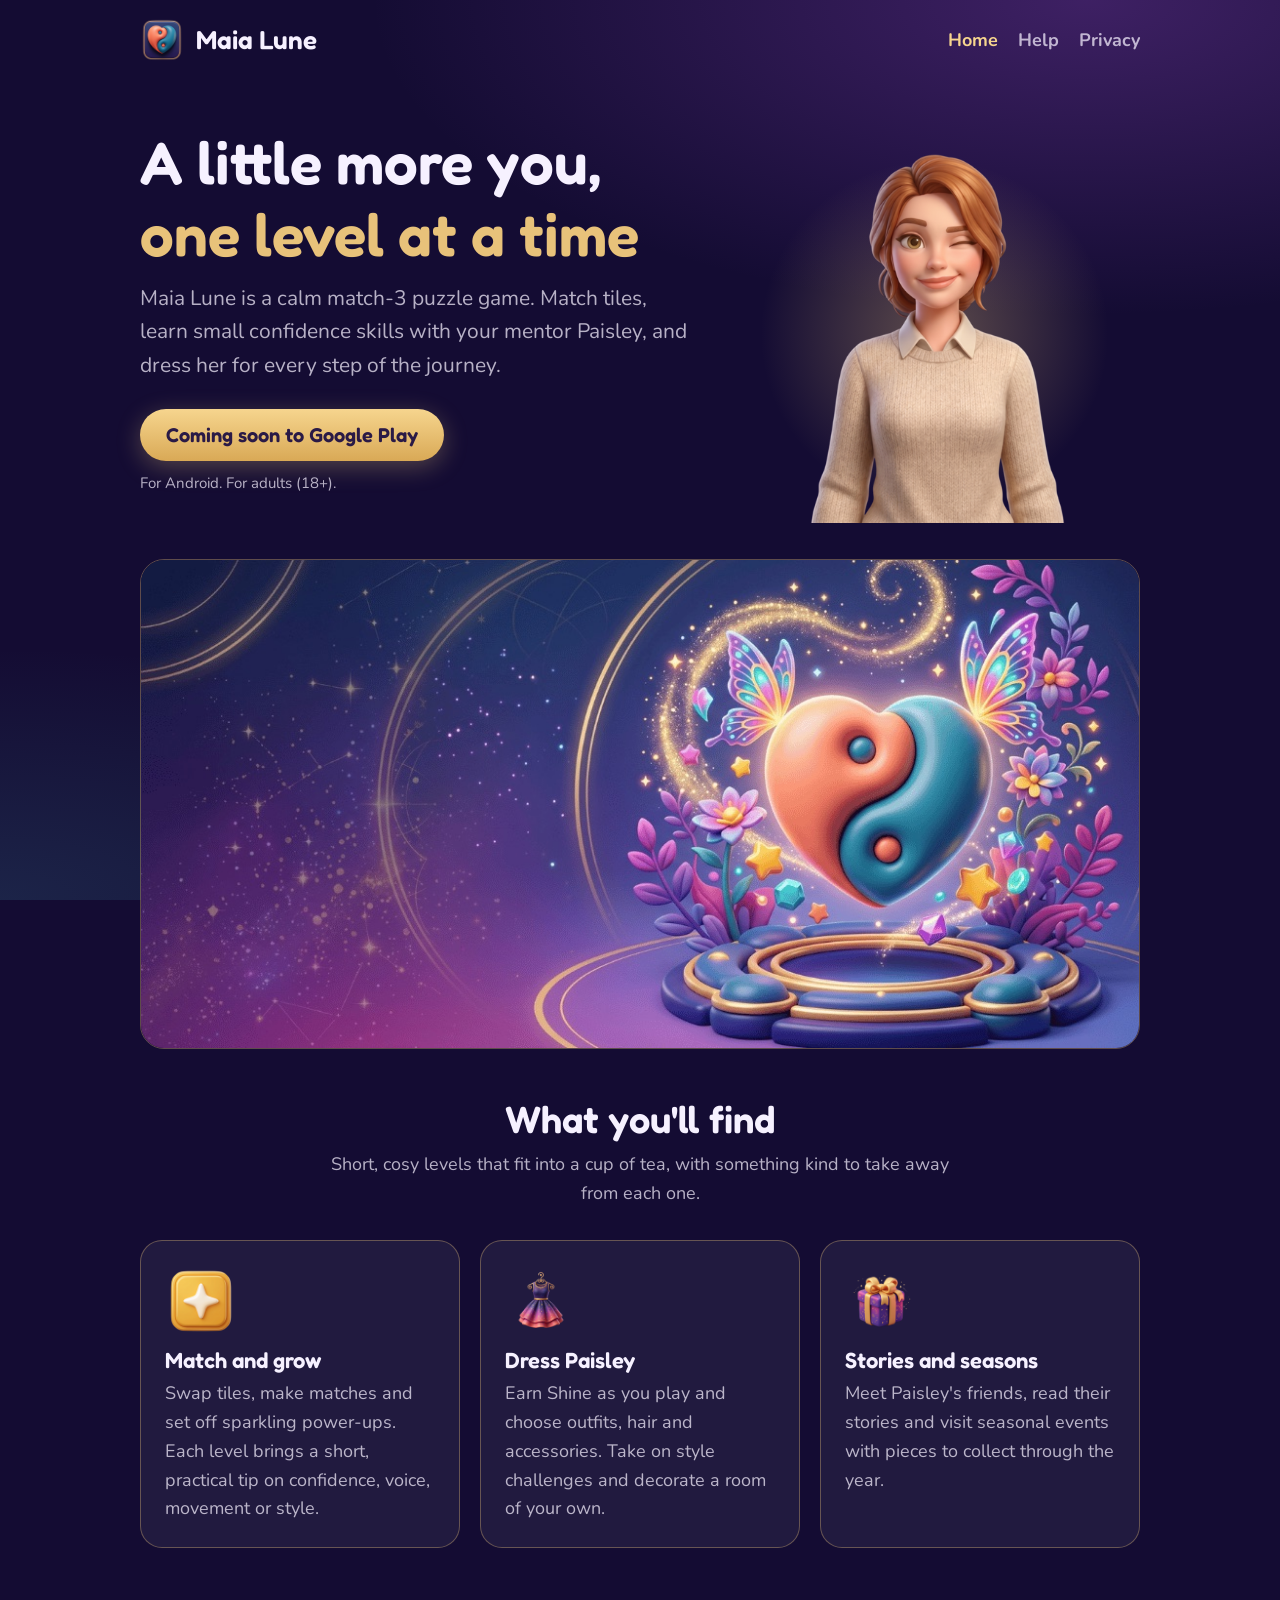
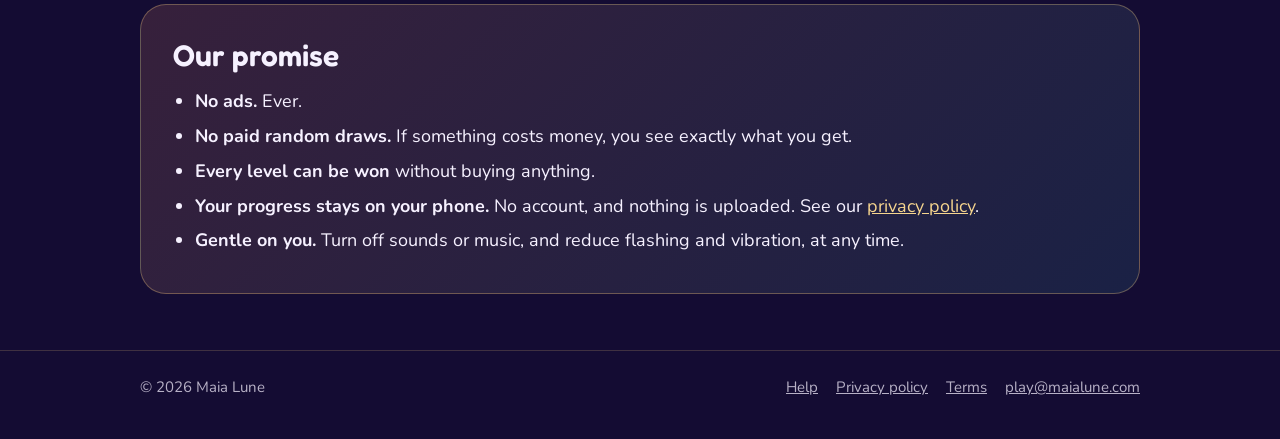
<file: index.html>
<!doctype html>
<html lang="en">
<head>
  <meta charset="utf-8">
  <meta name="viewport" content="width=device-width, initial-scale=1">
  <title>Maia Lune: a gentle puzzle game about confidence and style</title>
  <meta name="description" content="Maia Lune is a calm match-3 puzzle game for Android. Match tiles, learn small confidence skills with your mentor Paisley, and dress her for every step of the journey. No ads, and your progress stays on your phone.">
  <meta name="theme-color" content="#140c33">
  <link rel="icon" type="image/png" href="images/favicon.png">
  <link rel="apple-touch-icon" href="images/apple-touch-icon.png">
  <meta property="og:title" content="Maia Lune">
  <meta property="og:description" content="A gentle match-3 puzzle game about confidence, style and showing up for yourself.">
  <meta property="og:image" content="https://maialune.com/images/hero.jpg">
  <meta property="og:url" content="https://maialune.com/">
  <meta property="og:type" content="website">
  <meta name="twitter:card" content="summary_large_image">
  <link rel="stylesheet" href="style.css">
</head>
<body>
  <header class="site-header">
    <div class="wrap">
      <a class="brand" href="./"><img src="images/icon-192.png" alt="" width="44" height="44">Maia Lune</a>
      <nav class="nav">
        <a href="./" aria-current="page">Home</a>
        <a href="support.html">Help</a>
        <a href="privacy.html">Privacy</a>
      </nav>
    </div>
  </header>

  <main class="wrap">
    <section class="hero">
      <div>
        <h1>A little more you, <span class="moon">one level at a time</span></h1>
        <p class="lead">Maia Lune is a calm match-3 puzzle game. Match tiles, learn small confidence skills with your mentor Paisley, and dress her for every step of the journey.</p>
        <!-- Swap this for the Google Play link when the store page is live -->
        <span class="button soon" aria-disabled="true">Coming soon to Google Play</span>
        <p class="small-note">For Android. For adults (18+).</p>
      </div>
      <div class="hero-art">
        <img src="images/paisley.png" alt="Paisley, your mentor in Maia Lune, smiling and winking" width="560" height="560">
      </div>
    </section>

    <div class="banner">
      <img src="images/hero.jpg" alt="The Maia Lune heart glowing among flowers, butterflies and stars" width="1024" height="500">
    </div>

    <h2 class="section-title">What you'll find</h2>
    <p class="section-lead">Short, cosy levels that fit into a cup of tea, with something kind to take away from each one.</p>

    <section class="cards">
      <div class="card">
        <img src="images/tile-confidence.png" alt="" width="72" height="72">
        <h3>Match and grow</h3>
        <p>Swap tiles, make matches and set off sparkling power-ups. Each level brings a short, practical tip on confidence, voice, movement or style.</p>
      </div>
      <div class="card">
        <img src="images/tab-dresses.png" alt="" width="72" height="72">
        <h3>Dress Paisley</h3>
        <p>Earn Shine as you play and choose outfits, hair and accessories. Take on style challenges and decorate a room of your own.</p>
      </div>
      <div class="card">
        <img src="images/gift.png" alt="" width="72" height="72">
        <h3>Stories and seasons</h3>
        <p>Meet Paisley's friends, read their stories and visit seasonal events with pieces to collect through the year.</p>
      </div>
    </section>

    <section class="promise">
      <h2>Our promise</h2>
      <ul>
        <li><strong>No ads.</strong> Ever.</li>
        <li><strong>No paid random draws.</strong> If something costs money, you see exactly what you get.</li>
        <li><strong>Every level can be won</strong> without buying anything.</li>
        <li><strong>Your progress stays on your phone.</strong> No account, and nothing is uploaded. See our <a href="privacy.html">privacy policy</a>.</li>
        <li><strong>Gentle on you.</strong> Turn off sounds or music, and reduce flashing and vibration, at any time.</li>
      </ul>
    </section>
  </main>

  <footer class="site-footer">
    <div class="wrap">
      <span>© 2026 Maia Lune</span>
      <nav>
        <a href="support.html">Help</a>
        <a href="privacy.html">Privacy policy</a>
        <a href="terms.html">Terms</a>
        <a href="mailto:play@maialune.com">play@maialune.com</a>
      </nav>
    </div>
  </footer>
</body>
</html>
</file>
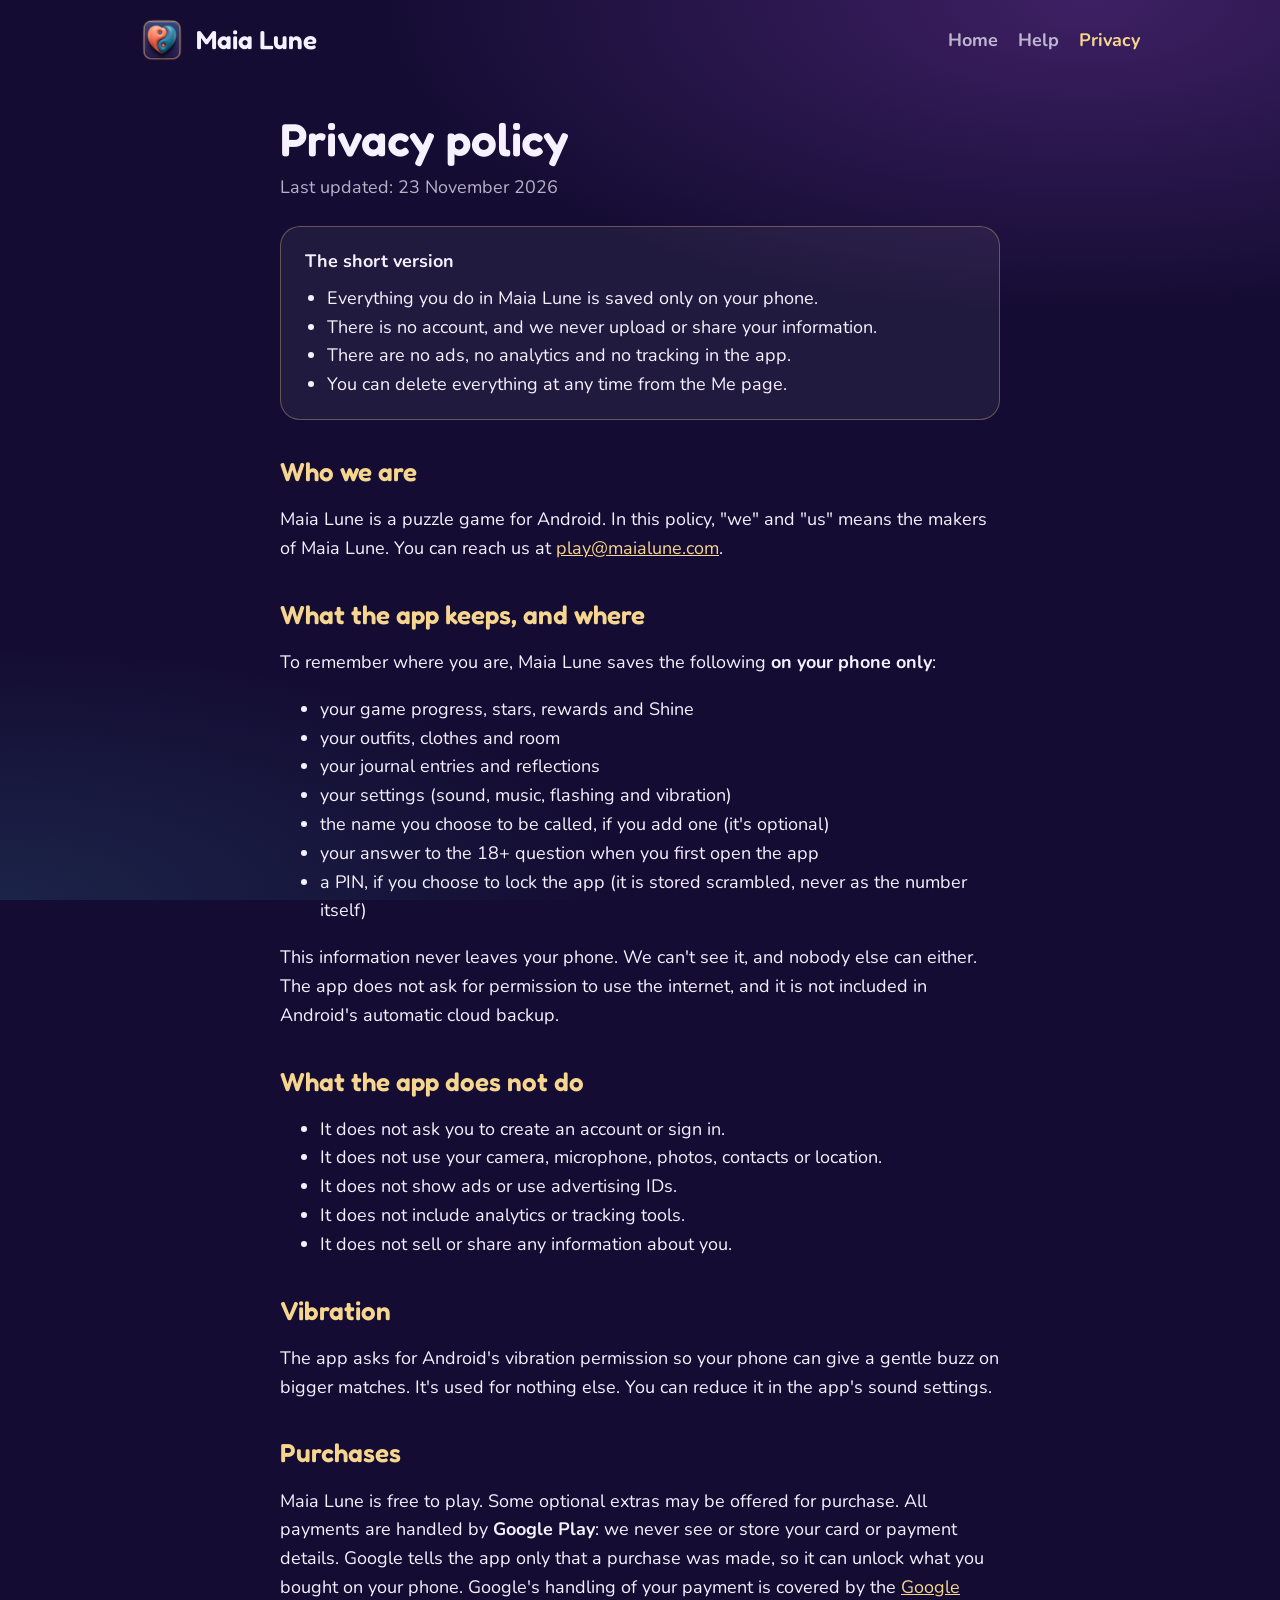
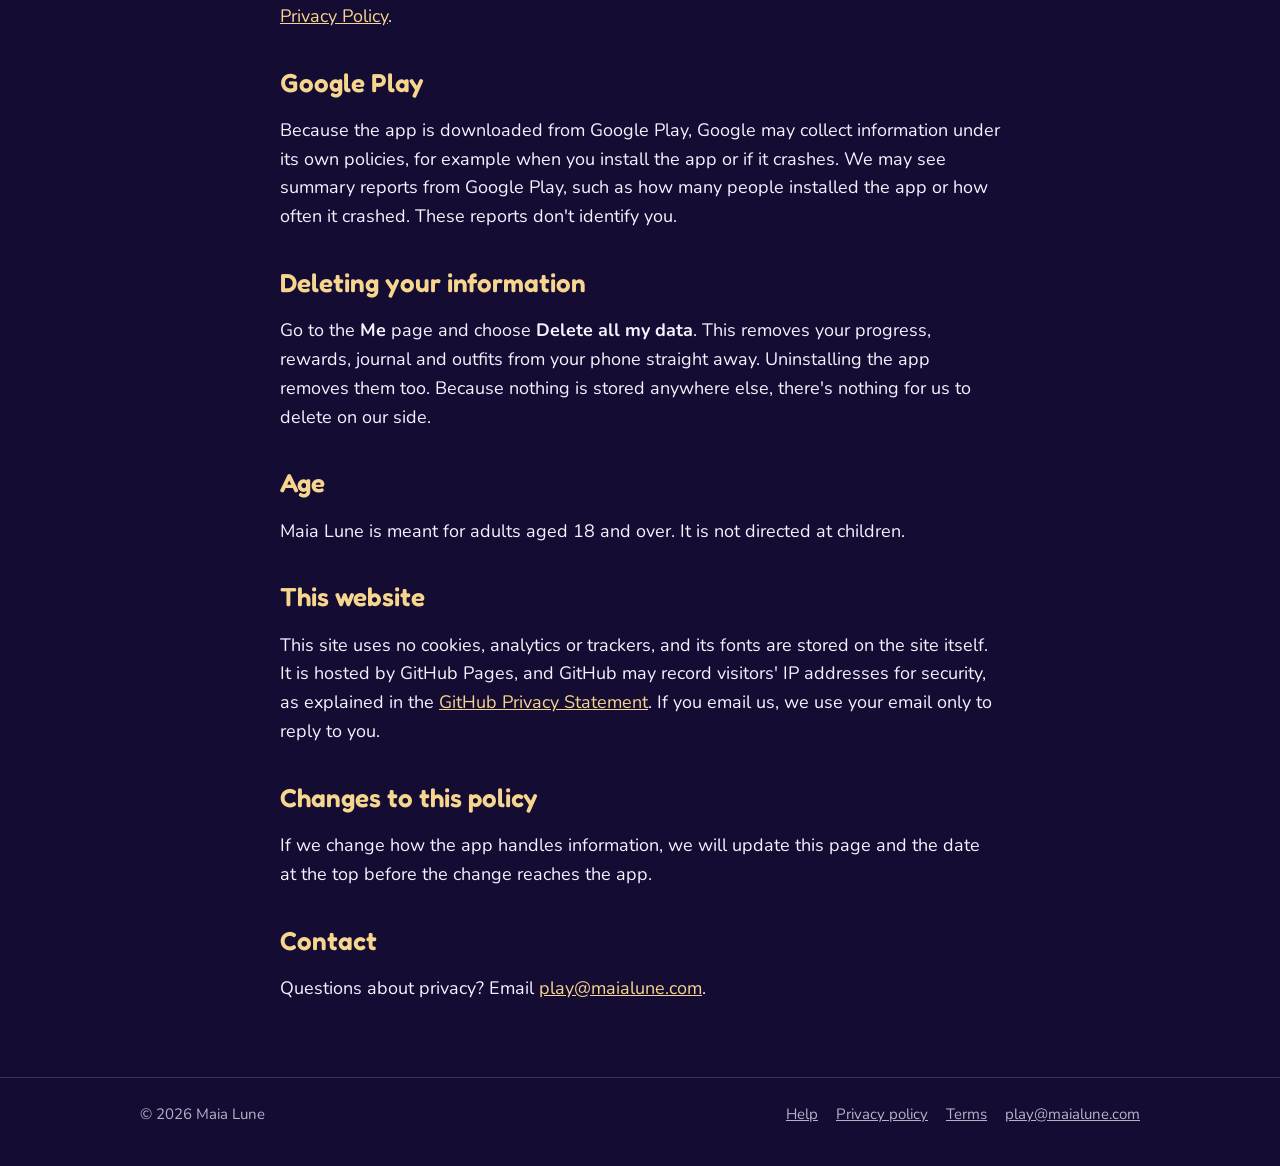
<file: privacy.html>
<!doctype html>
<html lang="en">
<head>
  <meta charset="utf-8">
  <meta name="viewport" content="width=device-width, initial-scale=1">
  <title>Privacy policy | Maia Lune</title>
  <meta name="description" content="How Maia Lune handles your information: your progress stays on your phone, there is no account, no ads and no tracking.">
  <meta name="theme-color" content="#140c33">
  <link rel="icon" type="image/png" href="images/favicon.png">
  <link rel="apple-touch-icon" href="images/apple-touch-icon.png">
  <link rel="stylesheet" href="style.css">
</head>
<body>
  <header class="site-header">
    <div class="wrap">
      <a class="brand" href="./"><img src="images/icon-192.png" alt="" width="44" height="44">Maia Lune</a>
      <nav class="nav">
        <a href="./">Home</a>
        <a href="support.html">Help</a>
        <a href="privacy.html" aria-current="page">Privacy</a>
      </nav>
    </div>
  </header>

  <main class="page">
    <h1>Privacy policy</h1>
    <p class="updated">Last updated: 23 November 2026</p>

    <div class="summary">
      <strong>The short version</strong>
      <ul>
        <li>Everything you do in Maia Lune is saved only on your phone.</li>
        <li>There is no account, and we never upload or share your information.</li>
        <li>There are no ads, no analytics and no tracking in the app.</li>
        <li>You can delete everything at any time from the Me page.</li>
      </ul>
    </div>

    <h2>Who we are</h2>
    <p>Maia Lune is a puzzle game for Android. In this policy, "we" and "us" means the makers of Maia Lune. You can reach us at <a href="mailto:play@maialune.com">play@maialune.com</a>.</p>

    <h2>What the app keeps, and where</h2>
    <p>To remember where you are, Maia Lune saves the following <strong>on your phone only</strong>:</p>
    <ul>
      <li>your game progress, stars, rewards and Shine</li>
      <li>your outfits, clothes and room</li>
      <li>your journal entries and reflections</li>
      <li>your settings (sound, music, flashing and vibration)</li>
      <li>the name you choose to be called, if you add one (it's optional)</li>
      <li>your answer to the 18+ question when you first open the app</li>
      <li>a PIN, if you choose to lock the app (it is stored scrambled, never as the number itself)</li>
    </ul>
    <p>This information never leaves your phone. We can't see it, and nobody else can either. The app does not ask for permission to use the internet, and it is not included in Android's automatic cloud backup.</p>

    <h2>What the app does not do</h2>
    <ul>
      <li>It does not ask you to create an account or sign in.</li>
      <li>It does not use your camera, microphone, photos, contacts or location.</li>
      <li>It does not show ads or use advertising IDs.</li>
      <li>It does not include analytics or tracking tools.</li>
      <li>It does not sell or share any information about you.</li>
    </ul>

    <h2>Vibration</h2>
    <p>The app asks for Android's vibration permission so your phone can give a gentle buzz on bigger matches. It's used for nothing else. You can reduce it in the app's sound settings.</p>

    <h2>Purchases</h2>
    <p>Maia Lune is free to play. Some optional extras may be offered for purchase. All payments are handled by <strong>Google Play</strong>: we never see or store your card or payment details. Google tells the app only that a purchase was made, so it can unlock what you bought on your phone. Google's handling of your payment is covered by the <a href="https://policies.google.com/privacy" rel="noopener">Google Privacy Policy</a>.</p>

    <h2>Google Play</h2>
    <p>Because the app is downloaded from Google Play, Google may collect information under its own policies, for example when you install the app or if it crashes. We may see summary reports from Google Play, such as how many people installed the app or how often it crashed. These reports don't identify you.</p>

    <h2>Deleting your information</h2>
    <p>Go to the <strong>Me</strong> page and choose <strong>Delete all my data</strong>. This removes your progress, rewards, journal and outfits from your phone straight away. Uninstalling the app removes them too. Because nothing is stored anywhere else, there's nothing for us to delete on our side.</p>

    <h2>Age</h2>
    <p>Maia Lune is meant for adults aged 18 and over. It is not directed at children.</p>

    <h2>This website</h2>
    <p>This site uses no cookies, analytics or trackers, and its fonts are stored on the site itself. It is hosted by GitHub Pages, and GitHub may record visitors' IP addresses for security, as explained in the <a href="https://docs.github.com/en/site-policy/privacy-policies/github-general-privacy-statement" rel="noopener">GitHub Privacy Statement</a>. If you email us, we use your email only to reply to you.</p>

    <h2>Changes to this policy</h2>
    <p>If we change how the app handles information, we will update this page and the date at the top before the change reaches the app.</p>

    <h2>Contact</h2>
    <p>Questions about privacy? Email <a href="mailto:play@maialune.com">play@maialune.com</a>.</p>
  </main>

  <footer class="site-footer">
    <div class="wrap">
      <span>© 2026 Maia Lune</span>
      <nav>
        <a href="support.html">Help</a>
        <a href="privacy.html">Privacy policy</a>
        <a href="terms.html">Terms</a>
        <a href="mailto:play@maialune.com">play@maialune.com</a>
      </nav>
    </div>
  </footer>
</body>
</html>
</file>
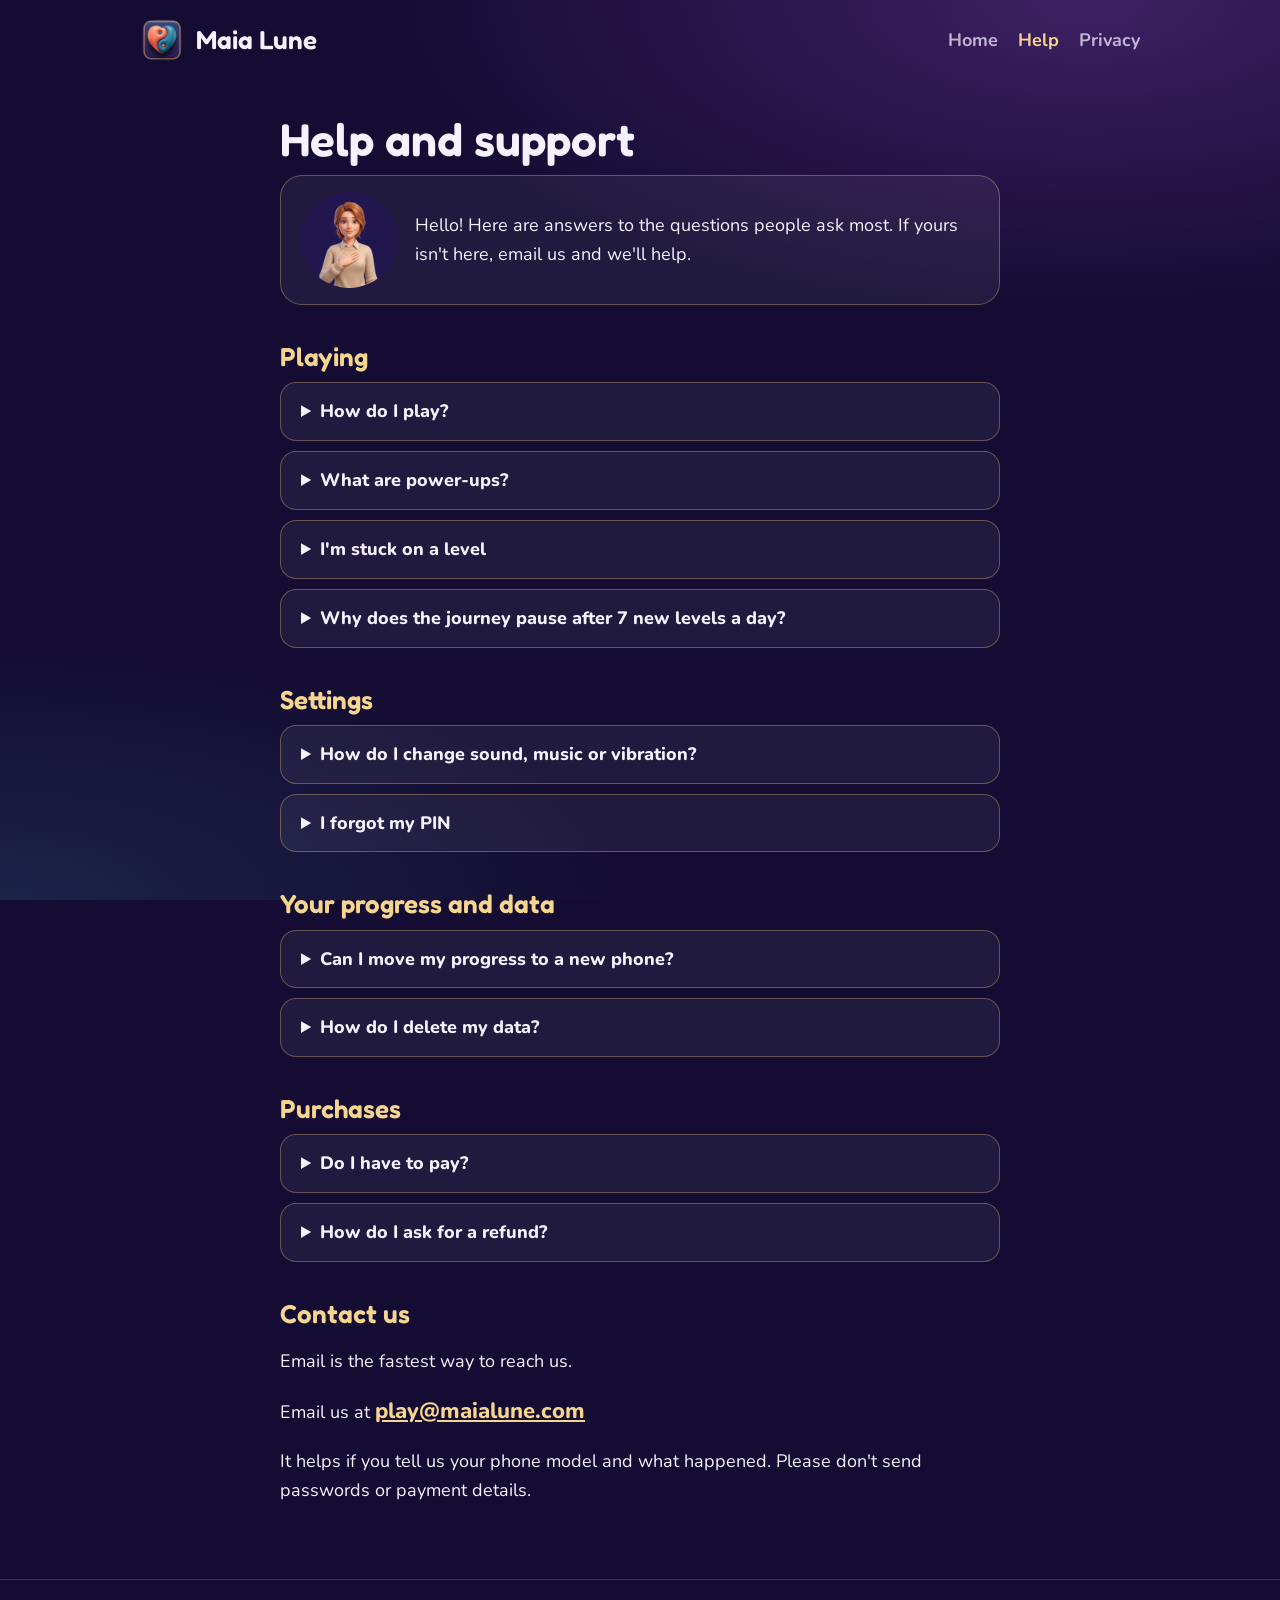
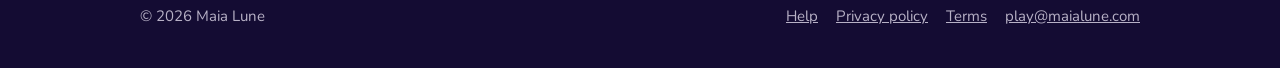
<file: support.html>
<!doctype html>
<html lang="en">
<head>
  <meta charset="utf-8">
  <meta name="viewport" content="width=device-width, initial-scale=1">
  <title>Help and support | Maia Lune</title>
  <meta name="description" content="Answers to common questions about playing Maia Lune, settings, purchases and your data, and how to contact us.">
  <meta name="theme-color" content="#140c33">
  <link rel="icon" type="image/png" href="images/favicon.png">
  <link rel="apple-touch-icon" href="images/apple-touch-icon.png">
  <link rel="stylesheet" href="style.css">
</head>
<body>
  <header class="site-header">
    <div class="wrap">
      <a class="brand" href="./"><img src="images/icon-192.png" alt="" width="44" height="44">Maia Lune</a>
      <nav class="nav">
        <a href="./">Home</a>
        <a href="support.html" aria-current="page">Help</a>
        <a href="privacy.html">Privacy</a>
      </nav>
    </div>
  </header>

  <main class="page">
    <h1>Help and support</h1>
    <div class="helper">
      <img src="images/paisley-help.png" alt="Paisley" width="96" height="96">
      <p>Hello! Here are answers to the questions people ask most. If yours isn't here, email us and we'll help.</p>
    </div>

    <h2>Playing</h2>
    <details>
      <summary>How do I play?</summary>
      <p>Slide a tile onto the tile next to it to swap them. Line up 3 or more of the same tile in a row or column and they clear. Collect the tiles shown in the goal at the top before your moves run out.</p>
      <p>For a quick guide with little demos, tap the <strong>?</strong> button on the Home screen.</p>
    </details>
    <details>
      <summary>What are power-ups?</summary>
      <p>Match 4 tiles to make a Sparkle, which clears a whole row or column. Match 5 for a Glow. Make an L or T shape for a Burst. Swap a power-up to set it off, and swap two together for a bigger effect.</p>
    </details>
    <details>
      <summary>I'm stuck on a level</summary>
      <p>That's alright: just try again, there's no penalty. A few things that help:</p>
      <ul>
        <li>Look for moves that make power-ups rather than plain matches.</li>
        <li>Work near the bottom of the board, where new tiles can drop in and make free matches.</li>
        <li>If you run out of moves, you can use Shine for a few extra moves.</li>
      </ul>
      <p>Every level can be won without buying anything.</p>
    </details>
    <details>
      <summary>Why does the journey pause after 7 new levels a day?</summary>
      <p>Each level has a small lesson, and a pause gives them time to sink in. You can still replay any level you've finished to earn more stars, and visit the dressing room, events and your journal. New levels open again the next day.</p>
    </details>

    <h2>Settings</h2>
    <details>
      <summary>How do I change sound, music or vibration?</summary>
      <p>Tap the music button at the top of the Home screen. You can turn sound effects and music on or off, and reduce flashing and vibration. Volume sliders are on the <strong>Me</strong> page.</p>
    </details>
    <details>
      <summary>I forgot my PIN</summary>
      <p>Tap <strong>Forgot your PIN?</strong> on the lock screen. Because your information is kept only on your phone, there's no way for us to recover it, so this starts the app afresh and clears your progress.</p>
    </details>

    <h2>Your progress and data</h2>
    <details>
      <summary>Can I move my progress to a new phone?</summary>
      <p>Not at the moment. Your progress is saved only on the phone you play on, so it isn't uploaded or backed up anywhere. Uninstalling the app removes it too.</p>
    </details>
    <details>
      <summary>How do I delete my data?</summary>
      <p>Go to the <strong>Me</strong> page and choose <strong>Delete all my data</strong>. Everything is removed from your phone straight away. Read more in our <a href="privacy.html">privacy policy</a>.</p>
    </details>

    <h2>Purchases</h2>
    <details>
      <summary>Do I have to pay?</summary>
      <p>No. Maia Lune is free to play, with no ads. Optional extras may be offered, and you'll always see exactly what you get before you buy.</p>
    </details>
    <details>
      <summary>How do I ask for a refund?</summary>
      <p>Purchases are made through Google Play, so refunds are handled by Google. Follow <a href="https://support.google.com/googleplay/answer/2479637" rel="noopener">Google Play's refund steps</a>. If something you bought didn't appear in the game, email us as well and we'll help.</p>
    </details>

    <h2>Contact us</h2>
    <p>Email is the fastest way to reach us.</p>
    <p>Email us at <a class="contact" href="mailto:play@maialune.com">play@maialune.com</a></p>
    <p>It helps if you tell us your phone model and what happened. Please don't send passwords or payment details.</p>
  </main>

  <footer class="site-footer">
    <div class="wrap">
      <span>© 2026 Maia Lune</span>
      <nav>
        <a href="support.html">Help</a>
        <a href="privacy.html">Privacy policy</a>
        <a href="terms.html">Terms</a>
        <a href="mailto:play@maialune.com">play@maialune.com</a>
      </nav>
    </div>
  </footer>
</body>
</html>
</file>
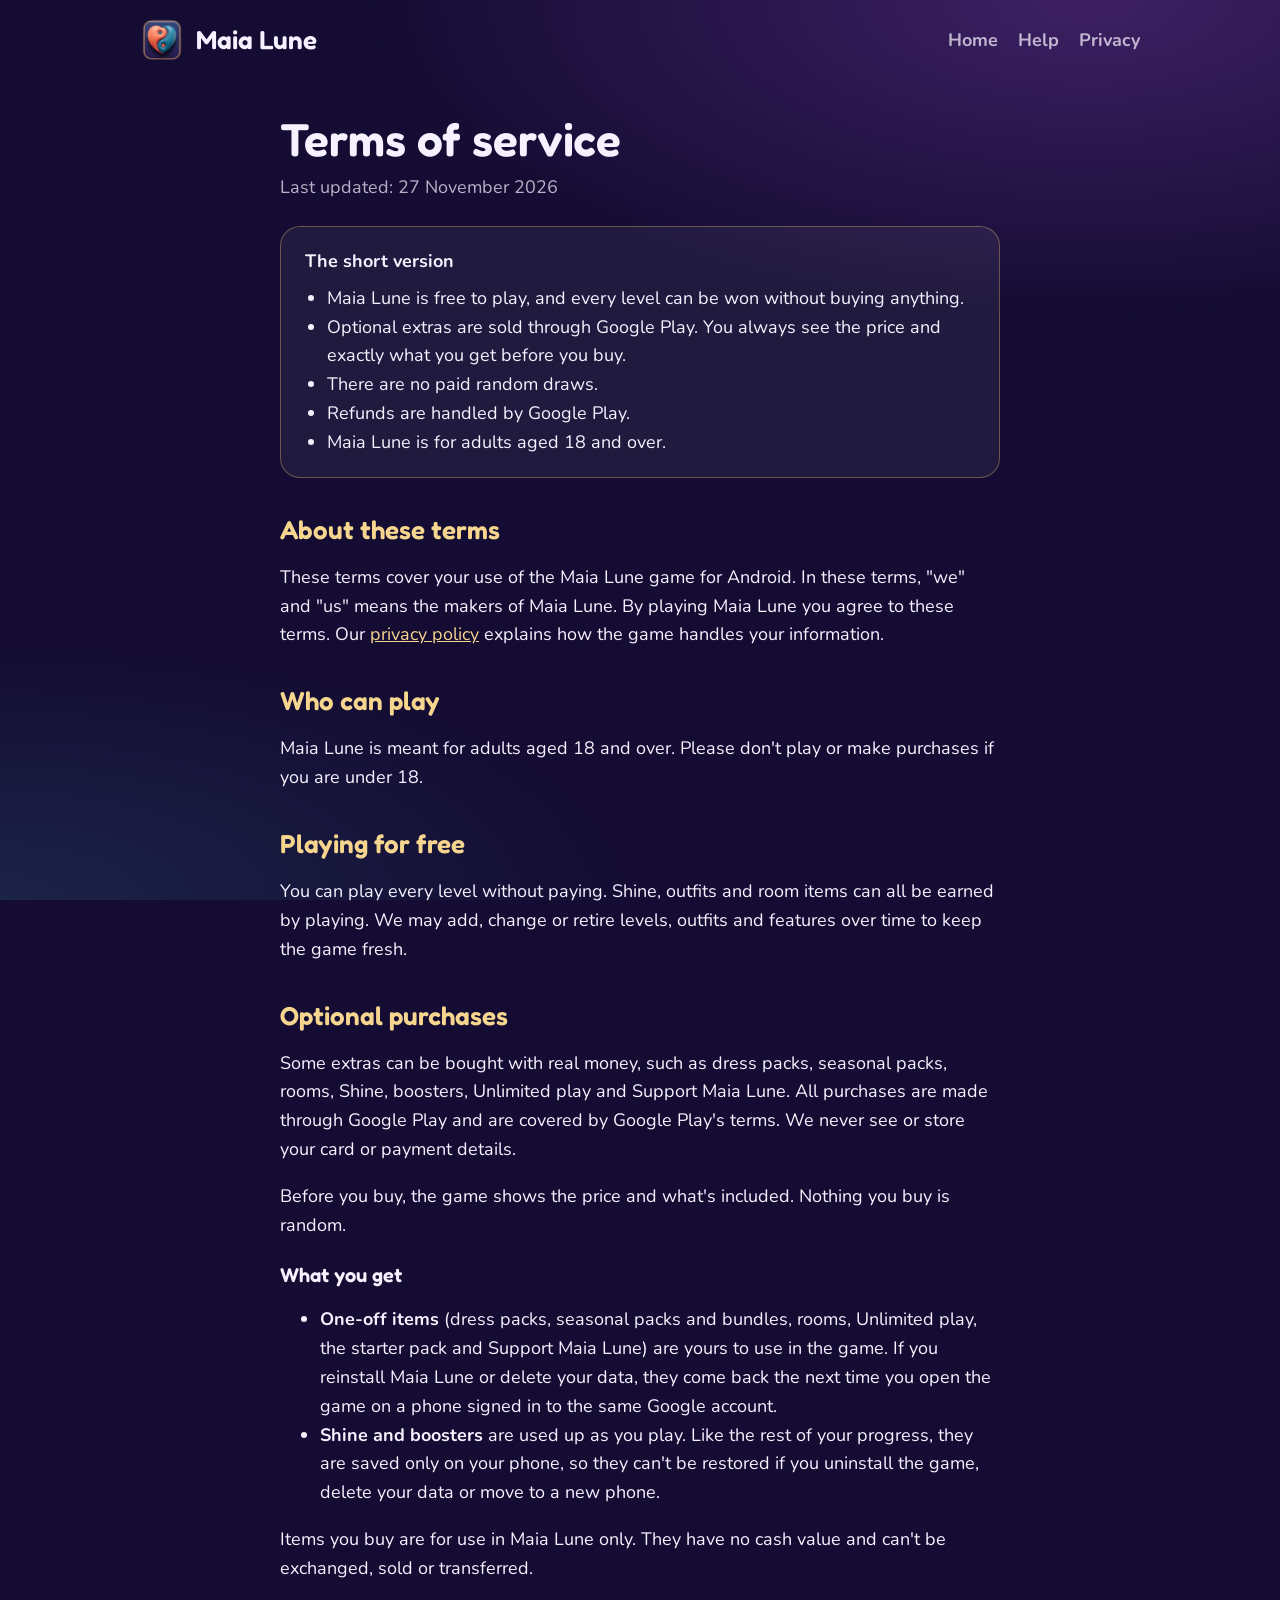
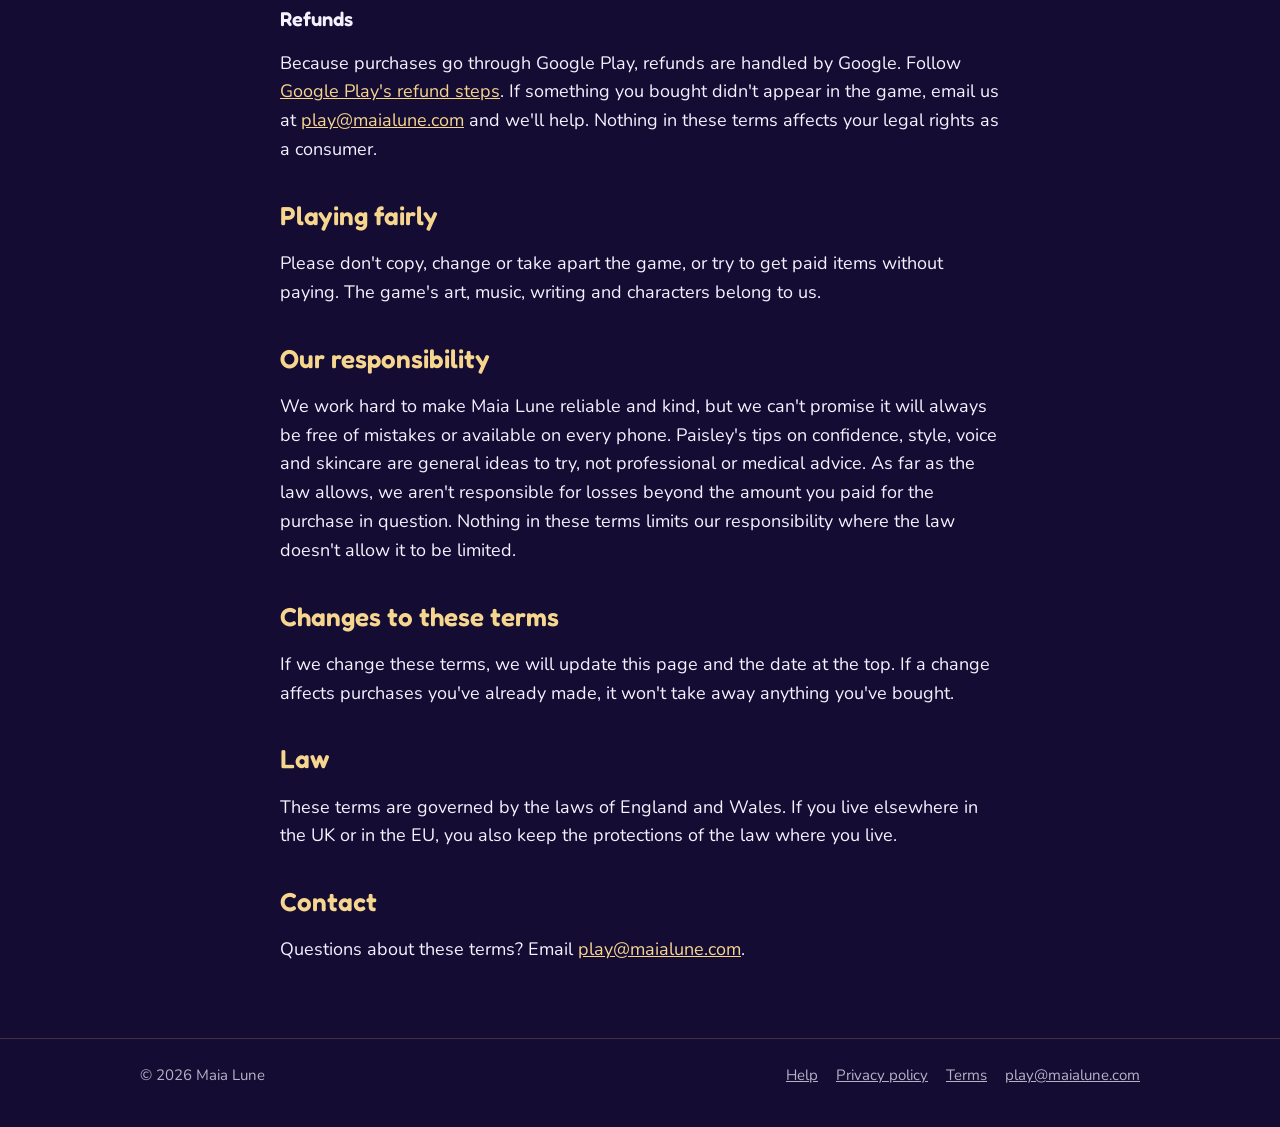
<file: terms.html>
<!doctype html>
<html lang="en">
<head>
  <meta charset="utf-8">
  <meta name="viewport" content="width=device-width, initial-scale=1">
  <title>Terms of service | Maia Lune</title>
  <meta name="description" content="The terms for playing Maia Lune: free to play, optional purchases through Google Play, what you get when you buy, and refunds.">
  <meta name="theme-color" content="#140c33">
  <link rel="icon" type="image/png" href="images/favicon.png">
  <link rel="apple-touch-icon" href="images/apple-touch-icon.png">
  <link rel="stylesheet" href="style.css">
</head>
<body>
  <header class="site-header">
    <div class="wrap">
      <a class="brand" href="./"><img src="images/icon-192.png" alt="" width="44" height="44">Maia Lune</a>
      <nav class="nav">
        <a href="./">Home</a>
        <a href="support.html">Help</a>
        <a href="privacy.html">Privacy</a>
      </nav>
    </div>
  </header>

  <main class="page">
    <h1>Terms of service</h1>
    <p class="updated">Last updated: 27 November 2026</p>

    <div class="summary">
      <strong>The short version</strong>
      <ul>
        <li>Maia Lune is free to play, and every level can be won without buying anything.</li>
        <li>Optional extras are sold through Google Play. You always see the price and exactly what you get before you buy.</li>
        <li>There are no paid random draws.</li>
        <li>Refunds are handled by Google Play.</li>
        <li>Maia Lune is for adults aged 18 and over.</li>
      </ul>
    </div>

    <h2>About these terms</h2>
    <p>These terms cover your use of the Maia Lune game for Android. In these terms, "we" and "us" means the makers of Maia Lune. By playing Maia Lune you agree to these terms. Our <a href="privacy.html">privacy policy</a> explains how the game handles your information.</p>

    <h2>Who can play</h2>
    <p>Maia Lune is meant for adults aged 18 and over. Please don't play or make purchases if you are under 18.</p>

    <h2>Playing for free</h2>
    <p>You can play every level without paying. Shine, outfits and room items can all be earned by playing. We may add, change or retire levels, outfits and features over time to keep the game fresh.</p>

    <h2>Optional purchases</h2>
    <p>Some extras can be bought with real money, such as dress packs, seasonal packs, rooms, Shine, boosters, Unlimited play and Support Maia Lune. All purchases are made through Google Play and are covered by Google Play's terms. We never see or store your card or payment details.</p>
    <p>Before you buy, the game shows the price and what's included. Nothing you buy is random.</p>

    <h3>What you get</h3>
    <ul>
      <li><strong>One-off items</strong> (dress packs, seasonal packs and bundles, rooms, Unlimited play, the starter pack and Support Maia Lune) are yours to use in the game. If you reinstall Maia Lune or delete your data, they come back the next time you open the game on a phone signed in to the same Google account.</li>
      <li><strong>Shine and boosters</strong> are used up as you play. Like the rest of your progress, they are saved only on your phone, so they can't be restored if you uninstall the game, delete your data or move to a new phone.</li>
    </ul>
    <p>Items you buy are for use in Maia Lune only. They have no cash value and can't be exchanged, sold or transferred.</p>

    <h3>Refunds</h3>
    <p>Because purchases go through Google Play, refunds are handled by Google. Follow <a href="https://support.google.com/googleplay/answer/2479637" rel="noopener">Google Play's refund steps</a>. If something you bought didn't appear in the game, email us at <a href="mailto:play@maialune.com">play@maialune.com</a> and we'll help. Nothing in these terms affects your legal rights as a consumer.</p>

    <h2>Playing fairly</h2>
    <p>Please don't copy, change or take apart the game, or try to get paid items without paying. The game's art, music, writing and characters belong to us.</p>

    <h2>Our responsibility</h2>
    <p>We work hard to make Maia Lune reliable and kind, but we can't promise it will always be free of mistakes or available on every phone. Paisley's tips on confidence, style, voice and skincare are general ideas to try, not professional or medical advice. As far as the law allows, we aren't responsible for losses beyond the amount you paid for the purchase in question. Nothing in these terms limits our responsibility where the law doesn't allow it to be limited.</p>

    <h2>Changes to these terms</h2>
    <p>If we change these terms, we will update this page and the date at the top. If a change affects purchases you've already made, it won't take away anything you've bought.</p>

    <h2>Law</h2>
    <p>These terms are governed by the laws of England and Wales. If you live elsewhere in the UK or in the EU, you also keep the protections of the law where you live.</p>

    <h2>Contact</h2>
    <p>Questions about these terms? Email <a href="mailto:play@maialune.com">play@maialune.com</a>.</p>
  </main>

  <footer class="site-footer">
    <div class="wrap">
      <span>© 2026 Maia Lune</span>
      <nav>
        <a href="support.html">Help</a>
        <a href="privacy.html">Privacy policy</a>
        <a href="terms.html">Terms</a>
        <a href="mailto:play@maialune.com">play@maialune.com</a>
      </nav>
    </div>
  </footer>
</body>
</html>
</file>
<file: style.css>
/* Maia Lune website: one stylesheet for every page. Colours come from the app. */

@font-face {
  font-family: "Fredoka";
  src: url("fonts/Fredoka-Variable.ttf") format("truetype");
  font-weight: 300 700;
  font-display: swap;
}
@font-face {
  font-family: "Nunito";
  src: url("fonts/Nunito-Variable.ttf") format("truetype");
  font-weight: 200 1000;
  font-display: swap;
}

:root {
  --night: #140c33;
  --night-2: #22164f;
  --card: rgba(255, 255, 255, 0.06);
  --card-line: rgba(232, 194, 122, 0.35);
  --gold: #e8c27a;
  --gold-bright: #f6d58e;
  --coral: #f08a6c;
  --teal: #3f8fa8;
  --text: #f6f1ff;
  --text-dim: rgba(246, 241, 255, 0.72);
  --max: 1040px;
}

* { box-sizing: border-box; }

html { -webkit-text-size-adjust: 100%; }

body {
  margin: 0;
  background: var(--night);
  background-image:
    radial-gradient(ellipse 80% 50% at 85% 0%, rgba(140, 70, 190, 0.35), transparent 70%),
    radial-gradient(ellipse 70% 40% at 0% 100%, rgba(63, 143, 168, 0.18), transparent 70%);
  background-attachment: fixed;
  color: var(--text);
  font-family: "Nunito", system-ui, -apple-system, "Segoe UI", sans-serif;
  font-size: 18px;
  line-height: 1.6;
}

h1, h2, h3, .brand, .button {
  font-family: "Fredoka", "Nunito", system-ui, sans-serif;
  font-weight: 600;
  line-height: 1.2;
}

a { color: var(--gold-bright); }
a:hover { color: #fff; }

img { max-width: 100%; height: auto; display: block; }

.wrap {
  max-width: var(--max);
  margin: 0 auto;
  padding: 0 20px;
}

/* ---- Header ---- */
.site-header {
  padding: 18px 0;
}
.site-header .wrap {
  display: flex;
  align-items: center;
  justify-content: space-between;
  gap: 16px;
  flex-wrap: wrap;
}
.brand {
  display: flex;
  align-items: center;
  gap: 12px;
  color: var(--text);
  text-decoration: none;
  font-size: 26px;
}
.brand img { width: 44px; height: 44px; }
.nav { display: flex; gap: 20px; flex-wrap: wrap; }
.nav a {
  color: var(--text-dim);
  text-decoration: none;
  font-weight: 700;
}
.nav a:hover, .nav a[aria-current="page"] { color: var(--gold-bright); }

/* ---- Home: hero ---- */
.hero {
  display: grid;
  grid-template-columns: 1.15fr 0.85fr;
  align-items: center;
  gap: 32px;
  padding: 32px 0 24px;
}
.hero h1 {
  font-size: clamp(38px, 6vw, 60px);
  margin: 0 0 12px;
}
.hero h1 .moon { color: var(--gold); }
.hero .lead {
  font-size: 21px;
  color: var(--text-dim);
  margin: 0 0 26px;
}
.hero-art {
  position: relative;
}
.hero-art::before {
  content: "";
  position: absolute;
  inset: 8% 4% 0;
  border-radius: 50%;
  background: radial-gradient(circle, rgba(232, 194, 122, 0.35), transparent 65%);
}
.hero-art img { position: relative; margin: 0 auto; max-height: 520px; width: auto; }

.button {
  display: inline-flex;
  align-items: center;
  gap: 10px;
  padding: 14px 26px;
  border-radius: 999px;
  background: linear-gradient(180deg, var(--gold-bright), #d9a956);
  color: #2a1a46;
  font-size: 20px;
  text-decoration: none;
  box-shadow: 0 6px 24px rgba(232, 194, 122, 0.3);
}
.button:hover { color: #2a1a46; filter: brightness(1.06); }
.button.soon { cursor: default; }
.small-note { color: var(--text-dim); font-size: 15px; margin-top: 10px; }

.banner {
  border-radius: 24px;
  overflow: hidden;
  border: 1px solid var(--card-line);
  margin: 12px 0 48px;
}

/* ---- Cards ---- */
.section-title {
  text-align: center;
  font-size: clamp(28px, 4vw, 38px);
  margin: 0 0 8px;
}
.section-lead {
  text-align: center;
  color: var(--text-dim);
  max-width: 640px;
  margin: 0 auto 32px;
}
.cards {
  display: grid;
  grid-template-columns: repeat(3, 1fr);
  gap: 20px;
  margin-bottom: 56px;
}
.card {
  background: var(--card);
  border: 1px solid var(--card-line);
  border-radius: 22px;
  padding: 24px;
}
.card img { width: 72px; height: 72px; margin-bottom: 10px; }
.card h3 { font-size: 22px; margin: 0 0 6px; }
.card p { margin: 0; color: var(--text-dim); }

.promise {
  background: linear-gradient(135deg, rgba(240, 138, 108, 0.16), rgba(63, 143, 168, 0.16));
  border: 1px solid var(--card-line);
  border-radius: 26px;
  padding: 32px;
  margin-bottom: 56px;
}
.promise h2 { margin: 0 0 14px; font-size: 30px; }
.promise ul { margin: 0; padding-left: 22px; }
.promise li { margin: 6px 0; }

/* ---- Text pages (privacy, support) ---- */
.page {
  max-width: 760px;
  margin: 0 auto;
  padding: 24px 20px 56px;
}
.page h1 { font-size: clamp(34px, 5vw, 46px); margin: 8px 0 6px; }
.page h2 { font-size: 26px; margin: 36px 0 8px; color: var(--gold-bright); }
.page h3 { font-size: 20px; margin: 24px 0 4px; }
.page .updated { color: var(--text-dim); margin: 0 0 24px; }
.page .summary {
  background: var(--card);
  border: 1px solid var(--card-line);
  border-radius: 20px;
  padding: 20px 24px;
}
.page .summary ul { margin: 8px 0 0; padding-left: 22px; }

.helper {
  display: flex;
  align-items: center;
  gap: 18px;
  background: var(--card);
  border: 1px solid var(--card-line);
  border-radius: 22px;
  padding: 16px 20px;
  margin: 8px 0 12px;
}
.helper img { width: 96px; height: 96px; border-radius: 50%; object-fit: cover; object-position: 50% 15%; background: var(--night-2); flex: none; }
.helper p { margin: 0; }

details {
  background: var(--card);
  border: 1px solid var(--card-line);
  border-radius: 16px;
  padding: 14px 20px;
  margin: 10px 0;
}
summary {
  cursor: pointer;
  font-weight: 800;
}
details[open] summary { margin-bottom: 8px; }

.contact {
  font-size: 22px;
  font-weight: 800;
}

/* ---- Footer ---- */
.site-footer {
  border-top: 1px solid rgba(232, 194, 122, 0.2);
  padding: 24px 0 40px;
  color: var(--text-dim);
  font-size: 15px;
}
.site-footer .wrap {
  display: flex;
  justify-content: space-between;
  gap: 16px;
  flex-wrap: wrap;
}
.site-footer a { color: var(--text-dim); }
.site-footer a:hover { color: var(--gold-bright); }
.site-footer nav { display: flex; gap: 18px; flex-wrap: wrap; }

/* ---- Phones ---- */
@media (max-width: 760px) {
  body { font-size: 17px; }
  .hero { grid-template-columns: 1fr; text-align: center; padding-top: 8px; }
  .hero-art { order: -1; }
  .hero-art img { max-height: 320px; }
  .cards { grid-template-columns: 1fr; }
  .promise { padding: 24px; }
  .wrap { padding: 0 16px; }
  .page { padding: 16px 16px 48px; }
}
</file>
